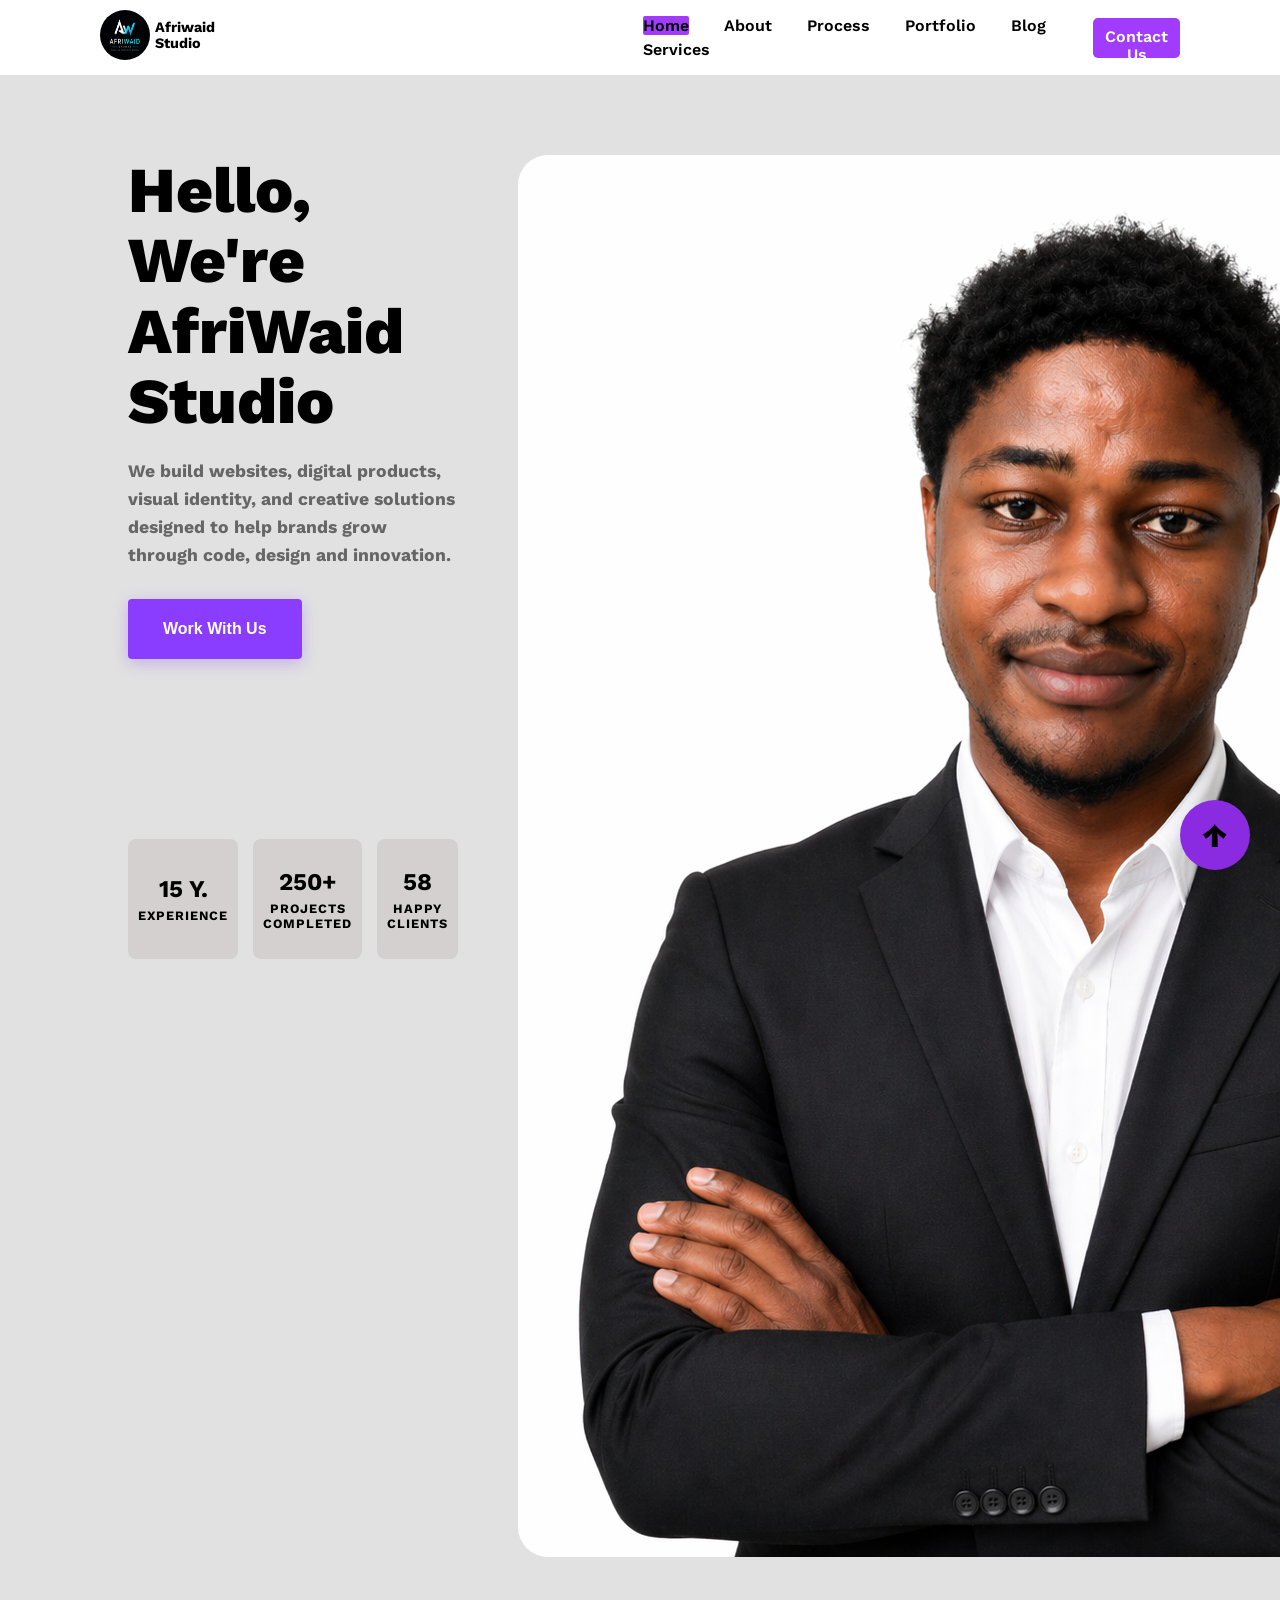
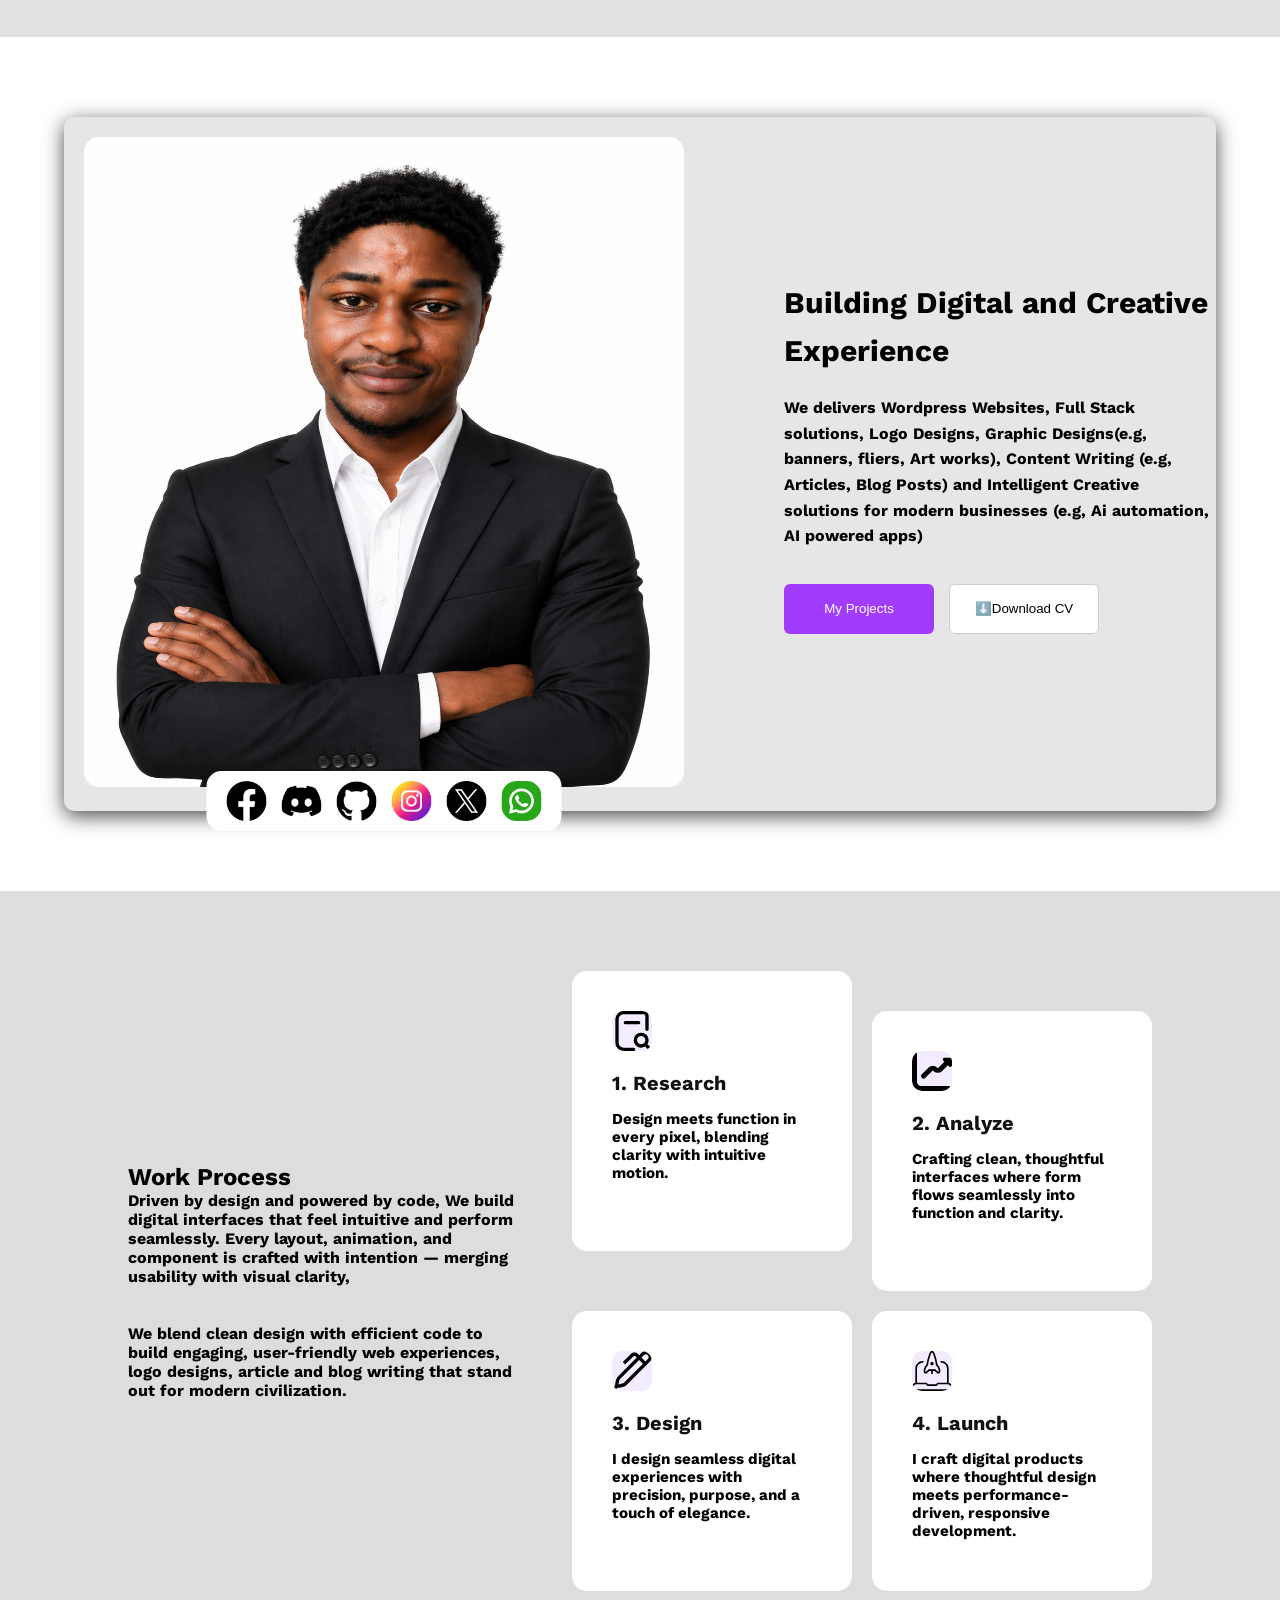
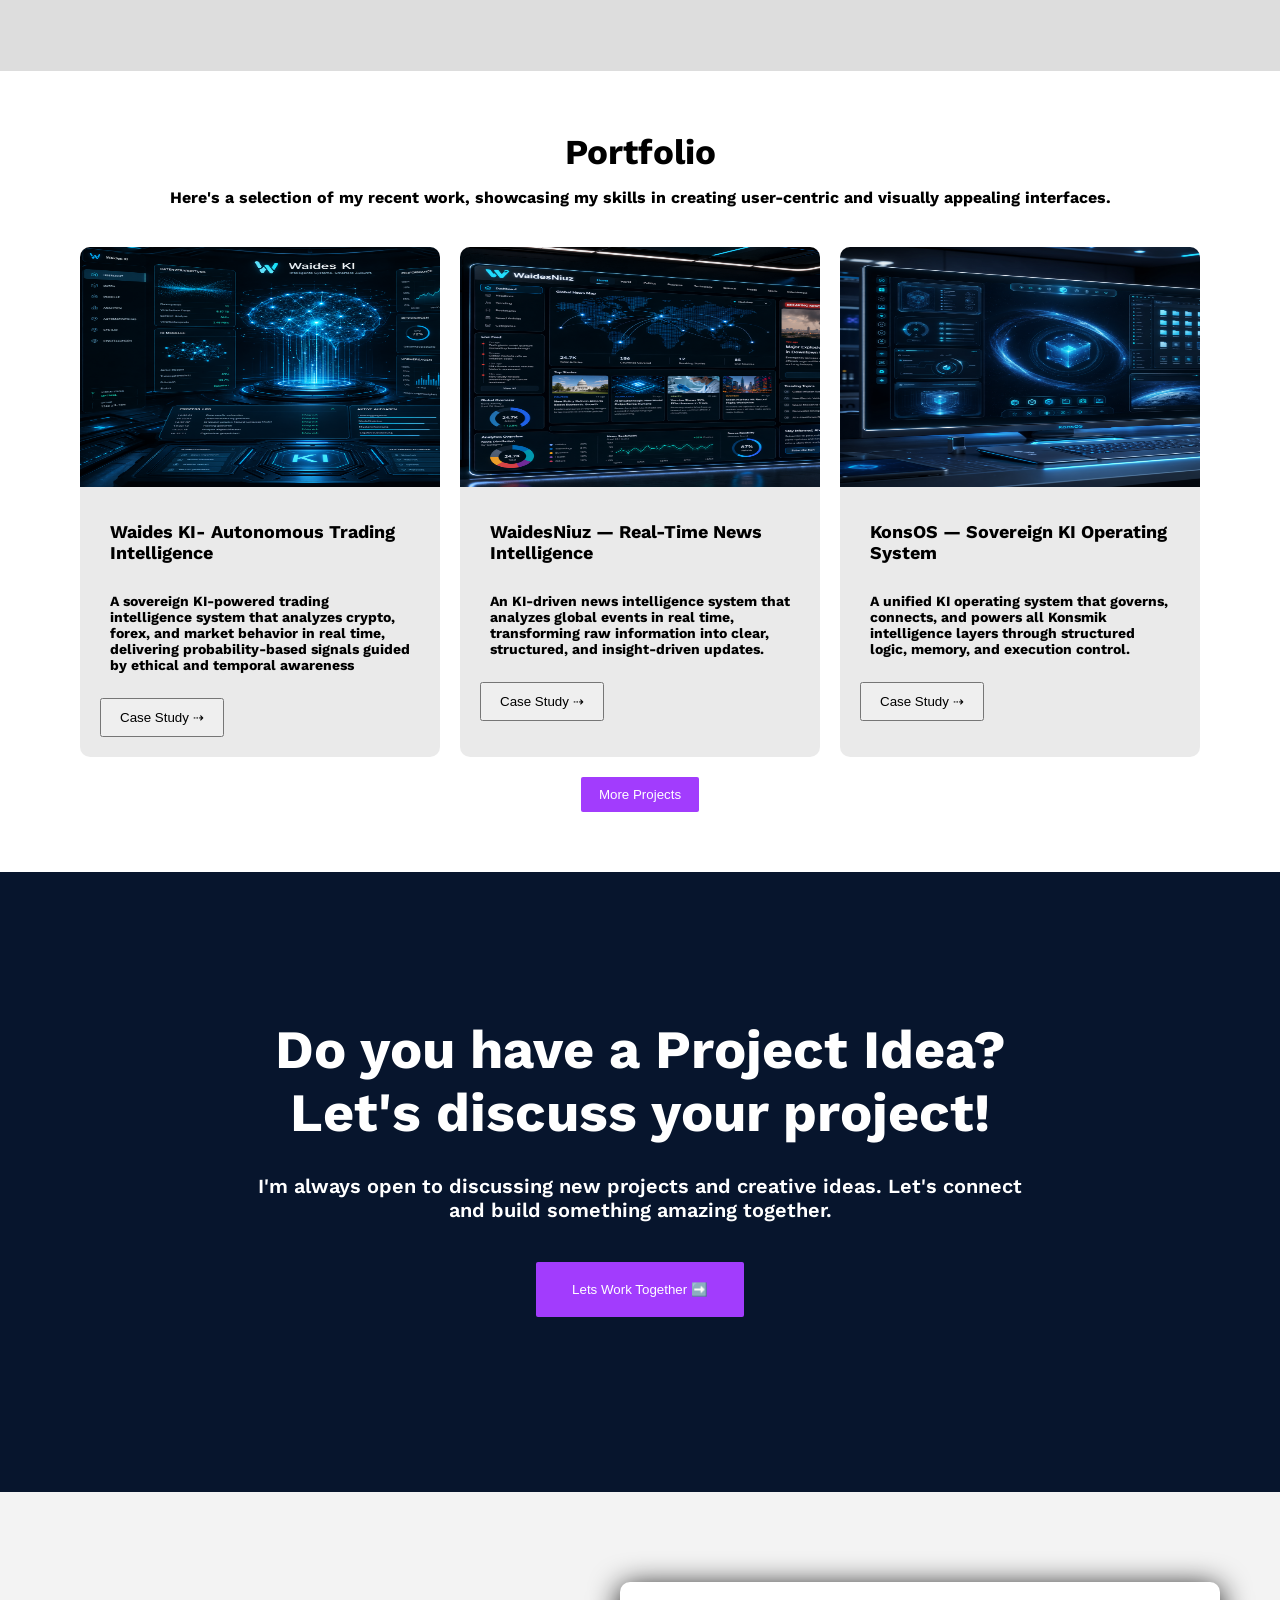
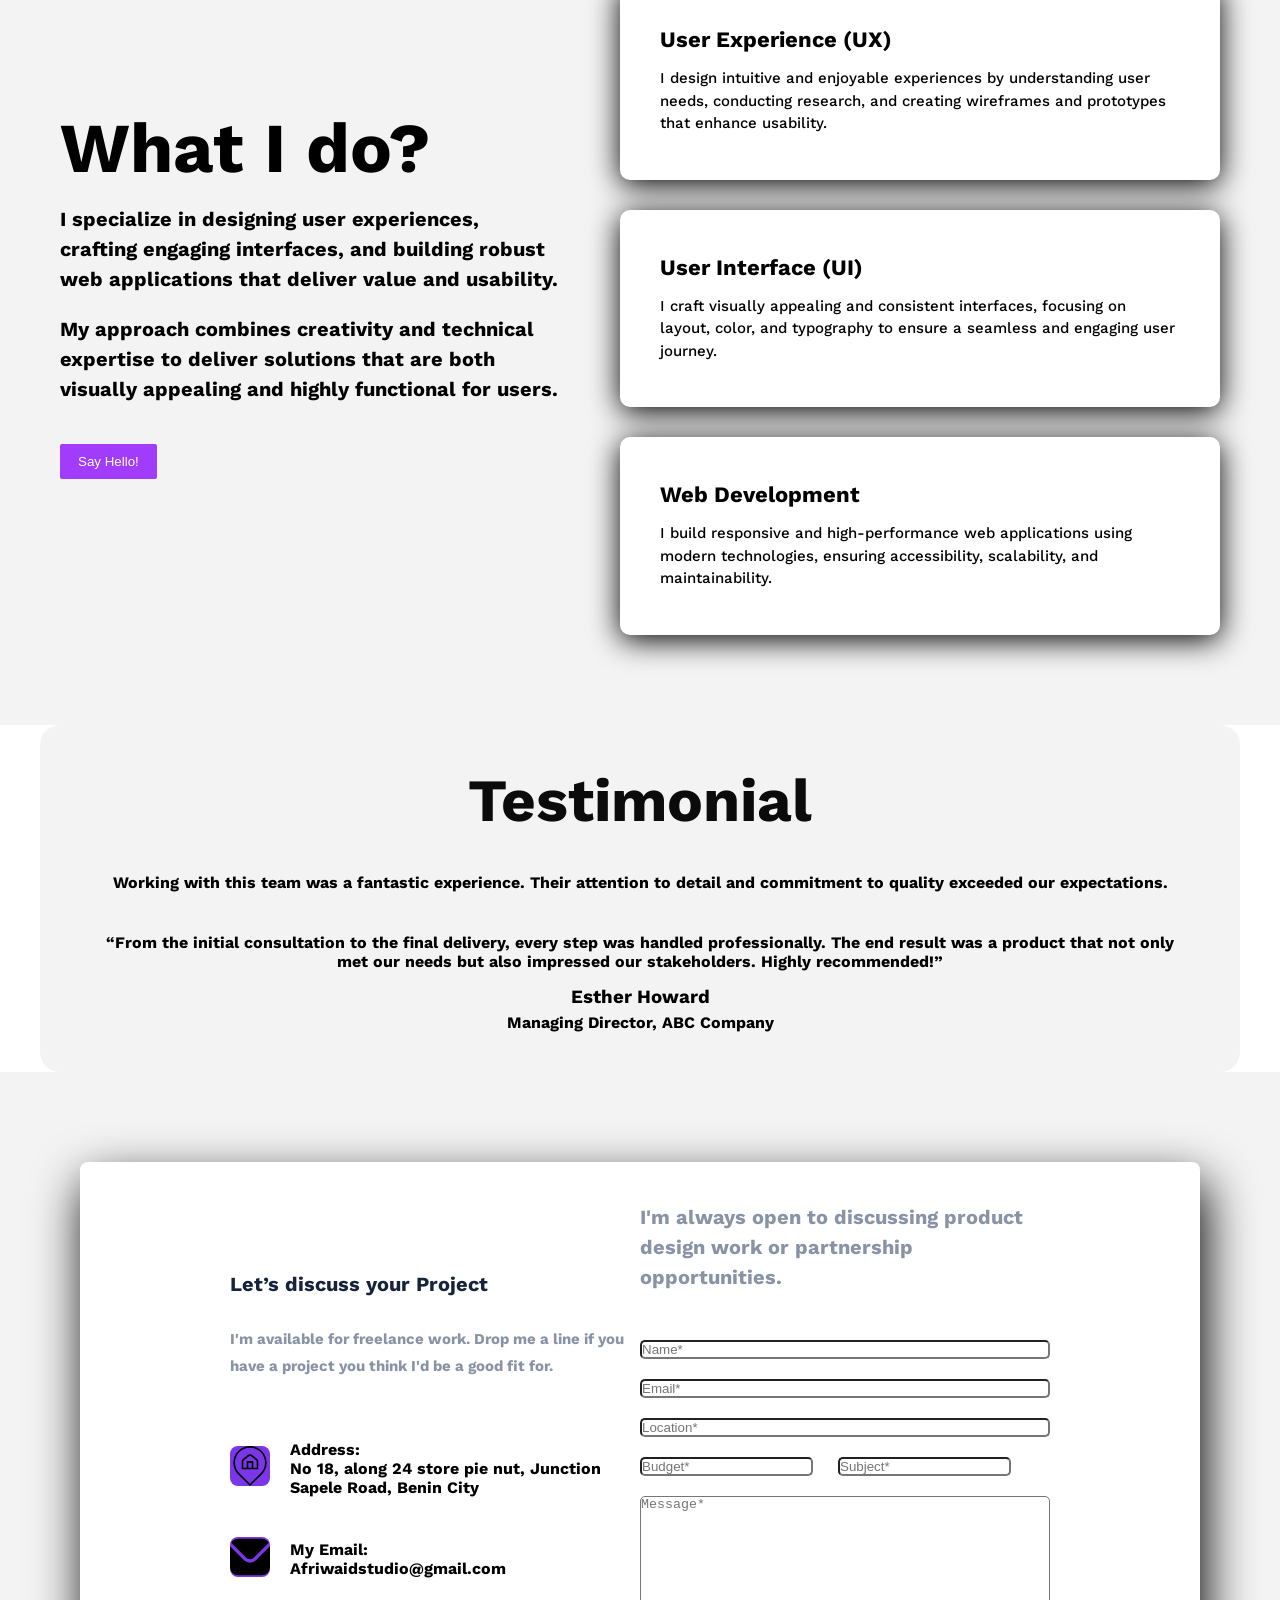
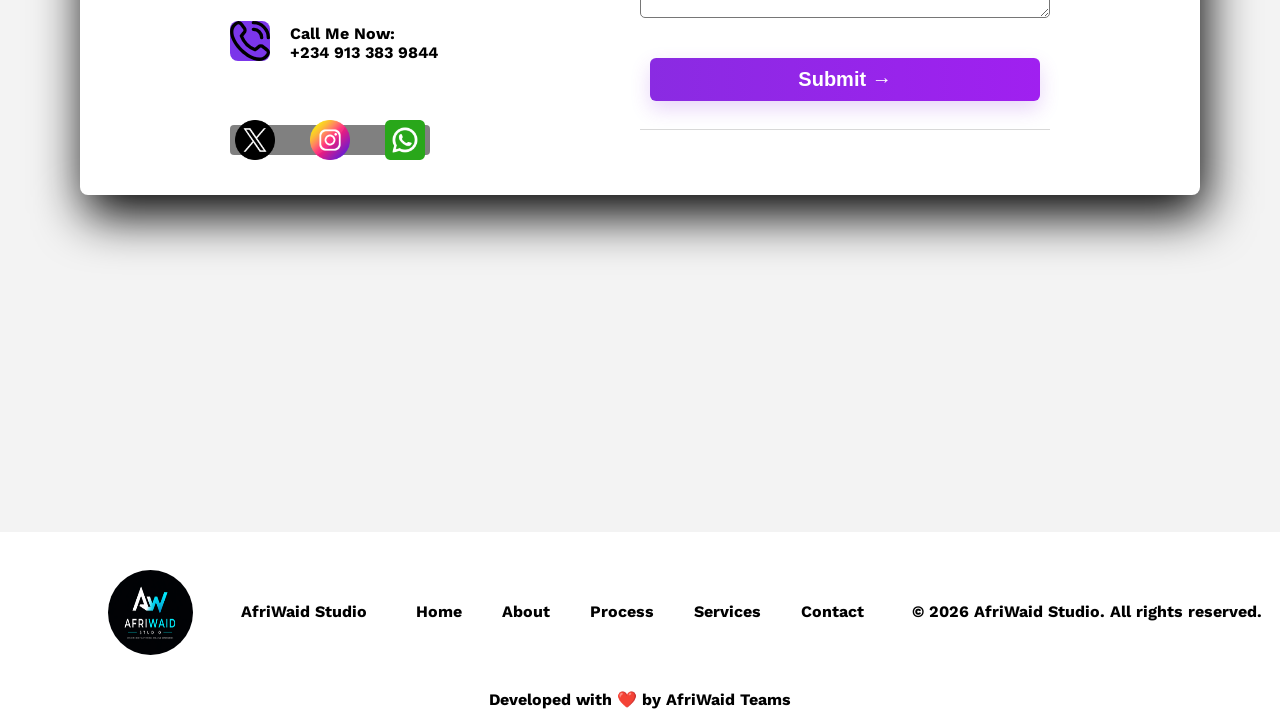
<file: index.html>
<!DOCTYPE html>
<html lang="en">

<head>
    <meta charset="UTF-8">
    <meta name="viewport" content="width=device-width, initial-scale=1.0">
    <link rel="stylesheet" href="style.css">
    <link rel="preconnect" href="https://fonts.googleapis.com">
    <link rel="preconnect" href="https://fonts.gstatic.com" crossorigin>
    <link href="https://fonts.googleapis.com/css2?family=Work+Sans:ital,wght@0,100..900;1,100..900&display=swap"
        rel="stylesheet">
    <title>AfriWaidStudio</title>
</head>

<body>
    <header>
        <div class="container">

            <div class="mainlogo">
                <img src="assets/img/afriwaid logo.png" alt="Afriwaid Studio" width="50px" height="50px"
                    title="Afriwaid Studio">
                <a href="index.html">
                    <figcaption>Afriwaid Studio</figcaption>
                </a>
            </div>

            <div class="mainnav">
                <nav>
                    <a href="#index" class="homebtn">Home</a>
                    <a href="#about">About</a>
                    <a href="#process">Process</a>
                    <a href="#portfolio">Portfolio</a>
                    <a href="#blog.html">Blog</a>
                    <a href="#service">Services</a>
                </nav>
            </div>

            <div class="navbtn">
                <a href="contact.html"> Contact Us</a>
            </div>

        </div>

    </header>

    <main>
        <section class="hero">

    <div class="hero-content">
        <div class="intro-text">
            <h1>Hello, We're <br>AfriWaid Studio</h1>
            <p>We build websites, digital products, visual identity, and creative solutions designed to help brands grow through code, design and innovation.</p>
            <button class="btn-primary" type="button">Work With Us</button>
        </div>

        <div class="experience-grid">
            <div class="stat-box">
                <h2>15 Y.</h2>
                <p>Experience</p>
            </div>
            <div class="stat-box">
                <h2>250+</h2>
                <p>Projects Completed</p>
            </div>
            <div class="stat-box">
                <h2>58</h2>
                <p>Happy Clients</p>
            </div>
        </div>
    </div>

    <div class="hero-image">
        <img src="assets/img/Shinnixstar.png" alt="Shinnixstar">
    </div>
    
</section>

        <section class="about">

            <div class="about-img">

                <div class="image-box">
                    <img id="about-image" src="assets/img/Shinnixstar.png" alt="shinnixstar" width="650px" height="650px">


                    <div class="social-icons">
                        <img src="assets/icons/facebook.png" alt="fb" width="20px" height="20px">

                        <img src="assets/icons/discord logo.png" alt="discord" width="20px" height="20px">

                        <img src="assets/icons/git logo.png" alt="git" width="20px" height="20px">

                        <img src="assets/icons/instagram.png" alt="ig" width="20px" height="20px">

                        <img src="assets/icons/twitter.png" alt="x" width="20px" height="20px">

                        <img src="assets/icons/whatsapp.png" alt="whatsapp" width="20px" height="20px">
                    </div>
                </div>
            </div>

            <div class="about-text">
                <h2>Building Digital and Creative Experience</h2>

                <p>We delivers Wordpress Websites, Full Stack solutions, Logo Designs, Graphic Designs(e.g, banners,
                    fliers, Art works), Content Writing (e.g, Articles, Blog Posts) and Intelligent Creative solutions
                    for modern businesses (e.g, Ai automation, AI powered apps)
                </p>


                <div class="about-btn">
                    <button class="primary" type="button">My Projects</button>

                    <button class="secondary" type="button">⬇️Download CV</button>
                </div>
            </div>
        </section>

        <section class="process">

            <div class="process-container">

                <div class="process-desc">

                    <h1>Work Process</h1>
                    <p>Driven by design and powered by code, We build digital interfaces that feel intuitive and perform
                        seamlessly. Every layout, animation, and component is crafted with intention — merging usability
                        with visual clarity,
                    </p> <br> <br>

                    <p>
                        We blend clean design with efficient code to build engaging, user-friendly web experiences, logo
                        designs, article and blog writing that stand out for modern civilization.
                    </p>
                </div>

                <div class="process-steps">

                    <div class="step-card first-step">
                        <img class="image" src="assets/icons/search-alt.svg" alt="Research" width="30px" height="30px">
                        <h2>1. Research</h2>
                        <p>Design meets function in every pixel, blending clarity with intuitive motion.</p>
                    </div>

                    <div class="step-card second-step">
                        <img src="assets/icons/chat-arrow-grow.svg" alt="Analyze" width="30px" height="30px">
                        <h2>2. Analyze</h2>
                        <p>Crafting clean, thoughtful interfaces where form flows seamlessly into function and clarity.
                        </p>
                    </div>

                    <div class="step-card third-step">
                        <img src="assets/icons/pen-clip.svg" alt="Design" width="10px" height="10px">
                        <h2>3. Design</h2>
                        <p>I design seamless digital experiences with precision, purpose, and a touch of elegance.</p>
                    </div>

                    <div class="step-card fourt-step">
                        <img src="assets/icons/launch.svg" alt="Launch" width="30px" height="30px">
                        <h2>4. Launch</h2>
                        <p>I craft digital products where thoughtful design meets performance-driven, responsive
                            development.</p>
                    </div>
                </div>
            </div>


        </section>

        <!-- Potfolio Section -->

        <section>
            <div class="potfolio">

                <div class="potfo-head">
                    <h2>Portfolio</h2>
                    <p>Here's a selection of my recent work, showcasing my skills in creating user-centric and visually
                        appealing interfaces.
                    </p>
                </div>
                <div class="display">

                    <div class="first-pro po-card">
                        <img src="assets/img/waides ki.png" alt="waidesKI" width="450px" height="240px">

                        <div class="pro-info">
                            <h3>Waides KI- Autonomous Trading Intelligence</h3>
                            <p>A sovereign KI-powered trading intelligence system that analyzes crypto, forex, and
                                market behavior in real time, delivering probability-based signals guided by ethical and
                                temporal awareness</p>
                            <a href="#"> <button>Case Study ⇢</button></a>
                        </div>

                    </div>

                    <div class="second-pro po-card">
                        <img src="assets/img/waidesniuz.png" alt="waidesniuz" width="450px" height="240px">

                        <div class="pro-info">
                            <h3>WaidesNiuz — Real-Time News Intelligence</h3>
                            <p>An KI-driven news intelligence system that analyzes global events in real time,
                                transforming raw information into clear, structured, and insight-driven updates.</p>

                            <a href="#"> <button>Case Study ⇢</button></a>
                        </div>
                    </div>

                    <div class="third-pro po-card">
                        <img src="assets/img/konsOS.png" alt="konsos" width="450px" height="240px">

                        <div class="pro-info">
                            <h3>KonsOS — Sovereign KI Operating System</h3>

                            <p>A unified KI operating system that governs, connects, and powers all Konsmik intelligence
                                layers through structured logic, memory, and execution control.</p>

                            <a href="#"> <button>Case Study ⇢</button></a>
                        </div>
                    </div>

                </div>

                <div id="more-pro">
                    <button>More Projects</button>
                </div>

            </div>
        </section>

        <section class="client-sec">
            <div class="client-con">
                <h2>Do you have a Project Idea? Let's discuss your project!</h2>

                <p>I'm always open to discussing new projects and creative ideas. Let's connect and build something
                    amazing together.</p>

                <a href="#" class="client-btn"> <button>Lets Work Together ➡️</button></a>
            </div>
        </section>

        <section class="my-work">
            <div class="work-con">
                <div class="work-info">
                    <h2>What I do?</h2>

                    <div>
                        <p>I specialize in designing user experiences, crafting engaging interfaces, and building robust
                            web applications that deliver value and usability.</p>

                        <p>My approach combines creativity and technical expertise to deliver solutions that are both
                            visually appealing and highly functional for users.</p>
                    </div>
                    <a href="#" class="work-btn"> <button>Say Hello!</button></a>
                </div>

                <div class="work-ex">
                    <div class="ex-list">
                        <h2>User Experience (UX)</h2>

                        <p>I design intuitive and enjoyable experiences by understanding user needs, conducting
                            research, and creating wireframes and prototypes that enhance usability.</p>
                    </div>

                    <div class="ex-list">
                        <h2>User Interface (UI)</h2>

                        <p>I craft visually appealing and consistent interfaces, focusing on layout, color, and
                            typography to ensure a seamless and engaging user journey.</p>
                    </div>

                    <div class="ex-list">
                        <h2>Web Development</h2>

                        <p>I build responsive and high-performance web applications using modern technologies, ensuring
                            accessibility, scalability, and maintainability.</p>
                    </div>
                </div>

            </div>

        </section>

        <section id="for-trust">

            <div class="testi-con">

                <div class="testi-p">
                    <h2>Testimonial</h2>


                    <p>Working with this team was a fantastic experience. Their attention to detail and commitment to
                        quality exceeded our expectations.</p>
                </div>
                <br> <br>


                <p>“From the initial consultation to the final delivery, every step was handled professionally. The end
                    result was a product that not only met our needs but also impressed our stakeholders. Highly
                    recommended!”</p>




                <div class="testifier">
                    <h3>Esther Howard</h3>
                    <p>Managing Director, ABC Company</p>
                </div>

            </div>





        </section>


        <section class="contact-section">

            <div class="contact-container">


                <div class="con-address">
                    <h2>Let’s discuss your Project</h2>

                    <p class="contact-text">
                        I'm available for freelance work. Drop me a line if
                        you have a project you think I'd be a good fit for.
                    </p>

                    <div class="contact-info">

                        <div class="info-box">
                            <div> <img src="assets/icons/map-marker-home.svg" alt="address" width="40px" height="40px">
                            </div>
                            <div>
                                <span>Address:</span>
                                <h4>No 18, along 24 store pie nut, Junction Sapele Road, Benin City</h4>
                            </div>
                        </div>

                        <div class="info-box">
                            <div><img src="assets/icons/envelope.svg" alt="mail" width="40px" height="40px"></div>
                            <div>
                                <span>My Email:</span>
                                <h4>Afriwaidstudio@gmail.com</h4>
                            </div>
                        </div>

                        <div class="info-box">
                            <div><img src="assets/icons/phone-call.svg" alt="call" width="40px" height="40px"></div>
                            <div>
                                <span>Call Me Now:</span>
                                <h4>+234 913 383 9844</h4>
                            </div>
                        </div>

                    </div>

                    <div class="address-icons">
                        <a href="#">
                            <img src="assets/icons/twitter.png" alt="X" width="40px" height="40px">
                        </a>
                        <a href="#">
                            <img src="assets/icons/instagram.png" alt="ig" width="40px" height="40px">
                        </a>
                        <a href="#">
                            <img src="assets/icons/whatsapp.png" alt="whatsapp" width="40px" height="40px">
                        </a>
                    </div>
                </div>


                <div class="contact-form">
                    <p class="form-text">
                        I'm always open to discussing product design work or
                        partnership opportunities.
                    </p>

                    <form class="form-info">

                        <input type="text" placeholder="Name*">
                        <input type="email" placeholder="Email*">
                        <input type="text" placeholder="Location*">

                        <div class="double-input">
                            <input type="text" placeholder="Budget*">
                            <input type="text" placeholder="Subject*">
                        </div>

                        <textarea placeholder="Message*"></textarea>

                        <button type="submit">
                            Submit →
                        </button>

                    </form>
                </div>

            </div>


        </section>


        <div class="scroll-btn">
            <a href="index.html">↑</a>
        </div>

    </main>


    <footer>
        <div class="footer-section">
            <div class="footer-nav">
                <img src="assets/img/afriwaid logo.png" alt="logo" width="85x" height="85px">
                <figcaption>AfriWaid Studio</figcaption>

                <nav class="nav-ul">
                    <ul>
                        <li>Home</li>
                        <li>About</li>
                        <li>Process</li>
                        <li>Services</li>
                        <li>Contact</li>
                    </ul>
                </nav>

                <p>&copy; 2026 AfriWaid Studio. All rights reserved.</p>
            </div>
            <span class="the-dev">Developed with ❤️ by AfriWaid Teams</span>
        </div>
    </footer>

</body>

</html>
</file>
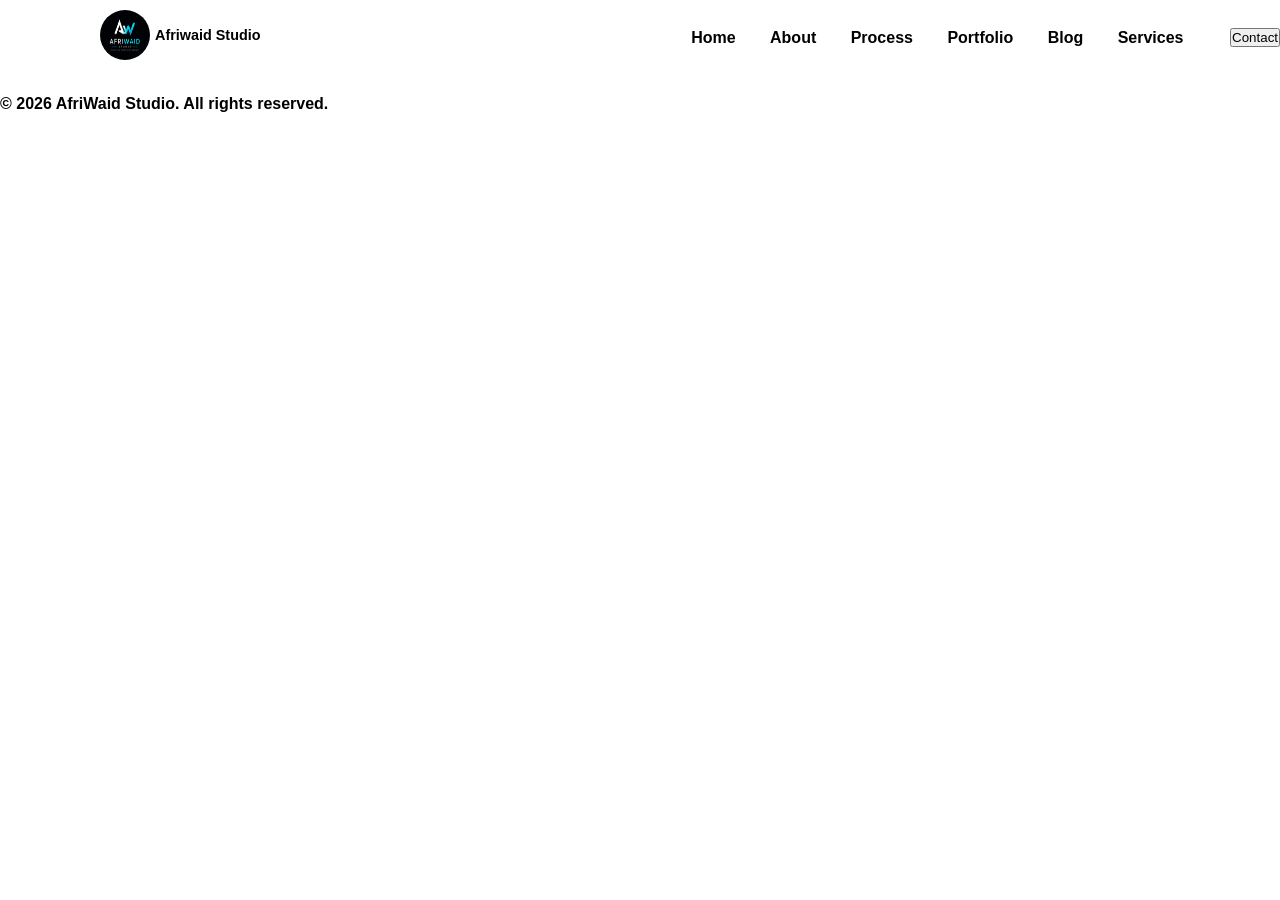
<file: about.html>
<!DOCTYPE html>
<html lang="en">
<head>
    <meta charset="UTF-8">
    <meta name="viewport" content="width=device-width, initial-scale=1.0">
    <link rel="stylesheet" href="style.css">
    <title>AfriWaidStudio</title>
</head>

<body>
    <header>
        <div class="container">

            <div class="mainlogo">
            <img src="assets/img/afriwaid logo.png" alt="Afriwaid Studio" width="50px" height="50px" title="Afriwaid Studio">

            <a href="index.html"><figcaption>Afriwaid Studio</figcaption></a>
            </div>

            <div class="mainnav">
             <nav>
            <a href="index.html">Home</a>
            <a href="about.html">About</a>
            <a href="process.html">Process</a>
            <a href="portfolio.html">Portfolio</a>
            <a href="blog.html">Blog</a>
            <a href="service.html">Services</a>
        </nav>
        </div>
        
            <a href="contact.html"> <button type="button" onclick="window.location.href='#contact'">Contact</button></a>

        </div>
        
    </header>

    <main>
        <section>
            
        </section>
    </main>

    <footer>
        <p>&copy; 2026 AfriWaid Studio. All rights reserved.</p>
    </footer>
    
</body>
</html>
</file>
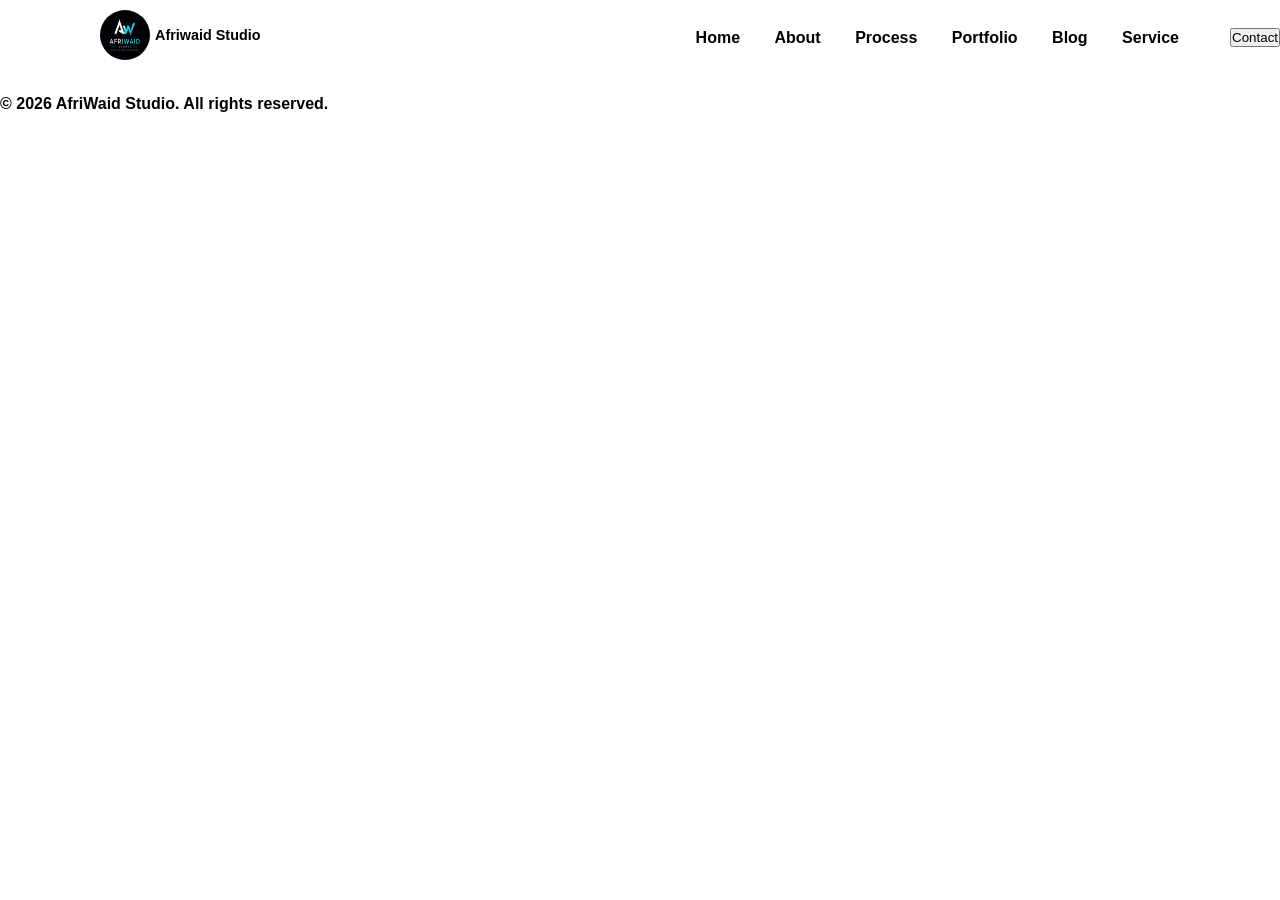
<file: blog.html>
<!DOCTYPE html>
<html lang="en">
<head>
    <meta charset="UTF-8">
    <meta name="viewport" content="width=device-width, initial-scale=1.0">
    <link rel="stylesheet" href="style.css">
    <title>AfriWaidStudio</title>
</head>

<body>
    <header>
        <div class="container">

            <div class="mainlogo">
            <img src="assets/img/afriwaid logo.png" alt="Afriwaid Studio" width="50px" height="50px" title="Afriwaid Studio">

            <a href="index.html"><figcaption>Afriwaid Studio</figcaption></a>
            </div>

            <div class="mainnav">
             <nav>
            <a href="index.html">Home</a>
            <a href="about.html">About</a>
            <a href="process.html">Process</a>
            <a href="portfolio.html">Portfolio</a>
            <a href="blog.html">Blog</a>
            <a href="service.html">Service</a>
        </nav>
        </div>
        
            <a href="contact.html"> <button type="button" onclick="window.location.href='#contact'">Contact</button></a>

        </div>
        
    </header>

    <main>
        <section>
            
        </section>
    </main>

    <footer>
        <p>&copy; 2026 AfriWaid Studio. All rights reserved.</p>
    </footer>
    
</body>
</html>
</file>
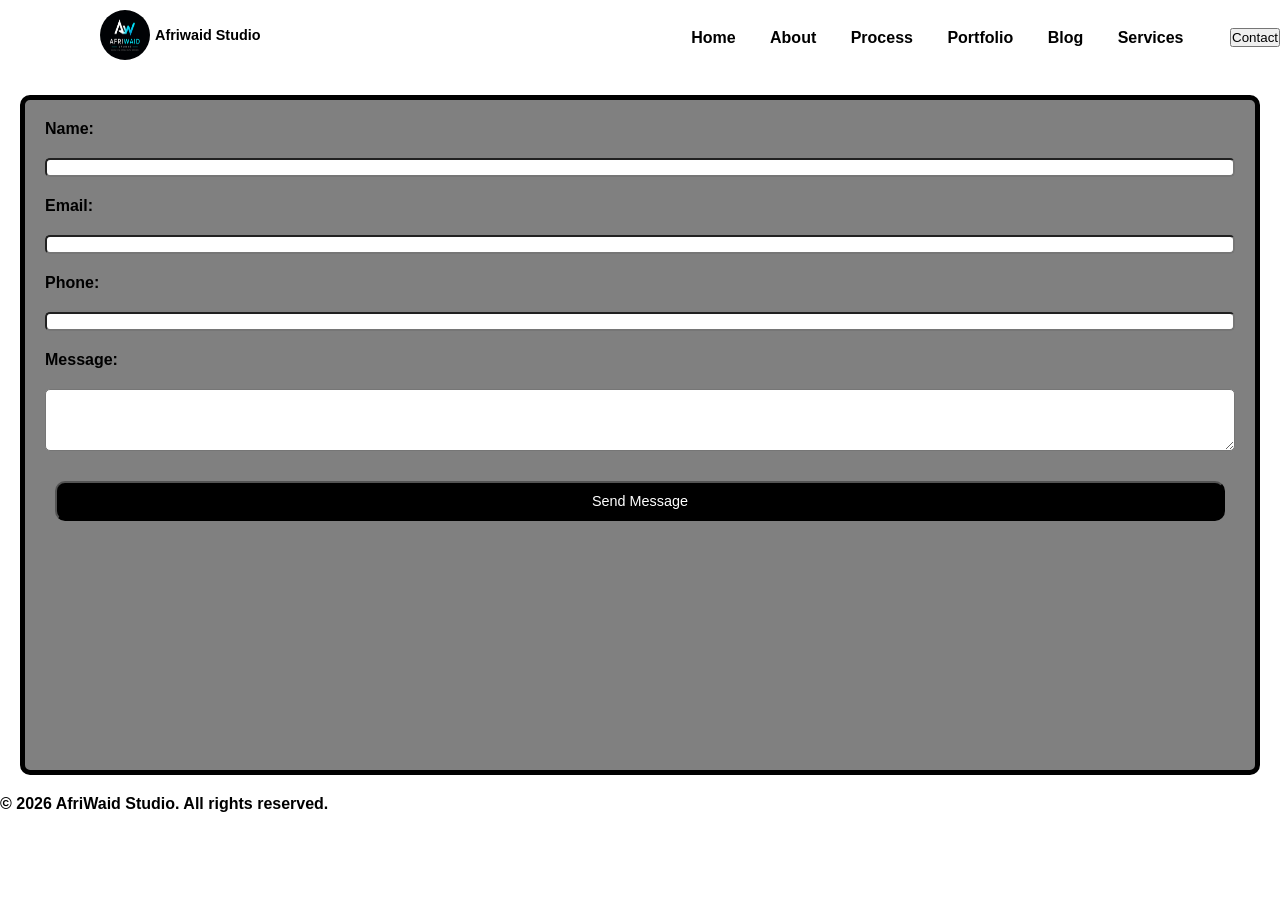
<file: contact.html>
<!DOCTYPE html>
<html lang="en">
<head>
    <meta charset="UTF-8">
    <meta name="viewport" content="width=device-width, initial-scale=1.0">
    <link rel="stylesheet" href="style.css">
    <title>AfriWaidStudio</title>
</head>

<body>
    <header>
        <div class="container">

            <div class="mainlogo">
            <img src="assets/img/afriwaid logo.png" alt="Afriwaid Studio" width="50px" height="50px" title="Afriwaid Studio">

            <a href="index.html"><figcaption>Afriwaid Studio</figcaption></a>
            </div>

            <div class="mainnav">
             <nav>
            <a href="index.html">Home</a>
            <a href="about.html">About</a>
            <a href="process.html">Process</a>
            <a href="portfolio.html">Portfolio</a>
            <a href="blog.html">Blog</a>
            <a href="service.html">Services</a>
        </nav>
        </div>
        
            <a href="contact.html"> <button type="button" onclick="window.location.href='#contact'">Contact</button></a>

        </div>
        
    </header>

    <main>
        <section class="contact">
            <form action="" method="post">


                <label for="name">Name:</label>
                <input type="text" id="name" name="name" required>

                <label for="email">Email:</label>
                <input type="email" id="email" name="email" required>

                <label for="tel">Phone:</label>
                <input type="tel" id="tel" name="tel">


                <label for="message">Message:</label>
                <textarea id="message" name="message" rows="4" required></textarea>

                <button type="submit">Send Message</button>
            </form>
        </section>
    </main>

    <footer>
        <p>&copy; 2026 AfriWaid Studio. All rights reserved.</p>
    </footer>
    
</body>
</html>
</file>
<file: style.css>
*{
    margin: 0;
    padding: 0;
    
}

body{
  font-family: "Work Sans", sans-serif;
  font-optical-sizing: auto;
  font-weight: 700;
  font-style: normal;
}


.container{
    display: flex;
    justify-content: space-between;
    align-items: center;
    background-color: #FFFFFF;
    color: black;   
}
.mainlogo{
    display: flex;
    align-items: center;
    gap: 5px;
    margin-left: 100px;
    margin-bottom: 15px;
}
.mainlogo img{
    border-radius: 50%;
    width: 50px;
    height: 50px;
    margin-top: 10px;
}

.mainlogo a{
    font-size: 0.9rem;
    font-weight: bold;
    color: black;
    text-decoration: none;
    display: flex;
    margin-top: 10px;
}

.mainnav{
    display: flex;
    align-items: center;
    gap: 20px;
    margin-left: 30%;
}

.mainnav a{
    text-decoration: none;
    color: black;
    font-size: .8rem;
    align-items: center;
    margin-right: 15px;
    margin-left: 15px;
    font-weight: 600;
    font-size: 16px;
    line-height: 24px;
    
}


a{
    text-decoration: none;
    color: black;
    
}



.navbtn{
    background-color: #A23CFD;
    width: 100px;
    height: 40px;
    border-radius: 5px;
    text-transform: none;
    text-align: center;
    margin-right: 100px;
}

.navbtn a{
   display: flex;
   justify-content: center;
   margin-top: 10px;
   color: white;
   font-weight: 600;
   line-height: 18px;
}

.navbtn:hover{
    background-color: #4e1e78;
    
}

.mainnav a:hover{
    background-color: rgba(199, 196, 196, 0.392);
    color: #A23CFD;
    padding: 10px;
    margin: 10px;
    border-radius: 10px;
    transition: 0.3s;
    text-decoration: none;
    transform: scale(1.1);
    height: 30px;
    width: 100px;

}


@media (max-width: 992px) {
    .container {
        flex-direction: column;
    }
    .navbtn{
        margin: 0 auto;
    }
    .mainnav{
        display: flex;
        justify-content: center;
        align-items: center;
        align-content: center;
        margin-left: 50px;
        padding: 10px 18px;
    }
    .mainlogo, .mainlogo a{
        margin-right: 190px;
    }
}



.contact{
    margin: 20px;
    padding: 20px;
    align-items: center;
    gap: 20px;
    margin-top: 20px;
    border: 5px solid black;
    border-radius: 10px;
    height: 70vh;
    background-color: grey;
}

form{
    display: grid;
    grid-template-columns: 10fr;
    gap: 20px;
      
}

form input{
    display: grid;
    border-radius: 5px;
    grid-template-columns: 2fr 1fr;
    
}

textarea{
    border-radius: 5px;
}

form button{
    background-color: black;
    color: white;
    padding: 10px;
    margin: 10px;
    border-radius: 10px;
    transition: 0.3s;
    text-decoration: none;
    font-size: 0.9rem;
}
form button:hover{
    background-color: black;
    color: white;
    padding: 10px;
    margin: 10px;
    border-radius: 10px;
    text-decoration: none;
    transform: scale(0.9);
}


/* HERO SECTION */


.hero {
    display: grid;
    grid-template-columns: 1.2fr 1fr; 
    align-items: center;          
    gap: 60px;                    
    padding: 80px 10%;
    min-height: 80vh;
    font-family: "Work Sans", sans-serif;
    background-color: #e1e1e1;
}


.hero-content {
    grid-column: 1;               
    max-width: 600px;
}


.experience-grid {
    grid-column: 1;               
    display: flex;
    gap: 15px;                     
    margin-top: 40px; 
    align-items: stretch;
   
}


.hero-image {
    grid-column: 2;               
    grid-row: 1 / span 2;         
    display: flex;
    justify-content: flex-end;     
    align-self: center;
}


.hero-image img {
                 
    border-radius: 30px;           
    object-fit: cover;
}


.intro-text h1 {
    font-size: 4rem;
    font-weight: 800;
    line-height: 1.1;
    margin-bottom: 20px;
    color: var(--text-dark);
}

.intro-text p {
    font-size: 1.1rem;
    color: #666;
    line-height: 1.6;
    margin-bottom: 30px;
}

.btn-primary {
    background-color: #8b3dff; 
    color: white;
    padding: 15px 35px;
    border: none;
    border-radius: 4px;
    font-weight: 600;
    font-size: 1rem;
    cursor: pointer;
    box-shadow: 0 4px 15px rgba(139, 61, 255, 0.3);
    height: 60px;
    transition: background-color 0.3s ease;
    margin-bottom: 90px;
}

.btn-primary:hover {
    background-color: #4d199c;
}

.stat-box {
    background-color: rgb(213, 208, 208);
    padding: 20px 10px;
    text-align: center;
    border-radius: 8px;            
    color: black;
    display: flex;
    flex-direction: column;
    justify-content: center;
    flex: 1;                       
    min-height: 80px;
    margin-top: 50px;
}

.stat-box h2 {
    margin: 0;
    font-size: 1.5rem;
    color: var(--text-dark);
}

.stat-box p {
    margin: 5px 0 0;
    font-size: 0.8rem;
    color: #000000;
    text-transform: uppercase;
    letter-spacing: 1px;
}

.homebtn{
    background-color: #A23CFD;
    border-radius: 2px;     
    
}


@media (max-width: 968px) {
    .hero {
        grid-template-columns: 1fr;
        gap: 40px;
        padding: 60px 5%;
        text-align: center;
    }

    .hero-content {
        grid-column: 1;
        max-width: 100%;
    }

   
    .intro-text h1 {
        font-size: 2.8rem; 
    }

   
    .hero-image {
        grid-column: 1;
        grid-row: auto; 
        justify-content: center; 
        margin: 0 auto;
        width: 100%;
        max-width: 400px; 
    }

    
    .experience-grid {
        grid-column: 1;
        margin-top: 20px;
        flex-direction: column;
        gap: 15px;
        width: 100%;
    }
    
    .stat-box {
        width: 100%;
        margin-left: -10px;
    }
}




/*  About Section */

.about{
    display: flex;
    align-items: center;
    justify-content: space-between;
    gap: 80px;
    width: 90%;
    margin: 80px auto;
    background-color: rgb(230, 230, 230);
    border-radius: 10px;
    box-shadow: 0 5px 20px rgb(76, 75, 75);
}

.image-box{
    position: relative;
    padding: 20px;
    border-radius: 20px;
}

.image-box img{
    width: 600px;
    border-radius: 15px;
}

.social-icons{
    position: absolute;
    bottom: -20px;
    left: 50%;
    transform: translateX(-50%);
    background: rgb(255, 255, 255);
    padding: 10px 20px;
    border-radius: 15px;
    display: flex;
    gap: 15px;
    cursor: pointer;
   
}

.social-icons img {
    width: 40px;
    height: 40px;
}

.about-text h2{
    font-size: 30px;
    margin-bottom: 20px;
}

.about-text{
    color: black;
    margin-bottom: 15px;
    line-height: 1.6;
}

.about-btn{
    display: flex;
    gap: 15px;
    
}

.about-btn button{
    margin-top: 35px;
    height: 50px;
    width: 150px;
}

.primary {
    background: #A23CFD;
    color: white;
    padding: 10px 20px;
    border: none;
    border-radius: 6px;
}

.primary:hover{
    background-color: #742ab5;
}

.secondary {
    background: white;
    border: 1px solid #ccc;
    padding: 10px 20px;
    border-radius: 6px;
}

.secondary:hover{
    border: 2px solid;
    border-color: #A23CFD;
}

@media (max-width: 968px){
    .about{
        flex-direction: column;
        width: 95%;
        padding: 30px 20px;
        gap: 40px;
        text-align: center;
    }

    #about-image {
        width: 450px;
        margin-right: 15px;
        height: 100%;
        
    }

    .about-btn{
        flex-direction: column;
        align-items: center;
    }

    .about-btn button{
        width: 100%;
        max-width: 250px;
    }
}




.process-container {
    display: flex;
    align-items: center;
    justify-content: space-between;
    padding: 80px 10%;
    gap: 50px;
    background-color: #dddddd; 
}

.process-desc {
    flex: 1;
    max-width: 450px;
}

.process-steps {
    flex: 1;
    display: grid;
    grid-template-columns: 1fr 1fr;
    gap: 20px;
}

.step-card {
    background: #fff;
    padding: 40px;
    border-radius: 15px;
    height: 200px;
    width: 200px;
    transition: all 0.6 ease-in-out;
    cursor: pointer;
}

.second-step, .fourth-step {
    margin-top: 40px;
}

.step-card img{
    background-color: #f3ebff;
    width: 60px;
    height: 60px;
    display: flex;
    align-items: center;
    justify-content: center;
    border-radius: 10px;
    margin-bottom: 20px;
    color: #A23CFD;
    width: 40px;
    height: 40px;
}

.step-card img:hover{
    background-color: #A23CFD;;
}

.step-card h2 {
    font-size: 1.25rem;
    margin-bottom: 15px;
    color: #111;
}

.step-card p {
    font-size: 0.95rem;
    color: #000000;
}

.step-card:hover{
    box-shadow: 0 5px 15px rgba(9, 9, 9, 0.481);
}


@media (max-width: 992px) {
       .process-container{
        flex-direction: column;
        text-align: center;
        padding: 50px 20px;
    }

    .process-desc{
        max-width: 100%;
    }

    .process-steps{
        grid-template-columns: 1fr;
        width: 100%;
    }

    .step-card{
        width: auto;
        height: auto;
    }

    .second-step,
    .fourth-step{
        margin-top: 0;
    }
}


/* Potfolio Section */

.potfolio{
    padding: 60px 80px;
    font-family: "Work Sans", sans-serif;
}
.potfo-head{
    text-align: center;
    margin-bottom: 40px;
}

.potfo-head h2{
    font-size: 35px;
    margin-bottom: 15px;
}

.display{
    display: grid;
    grid-template-columns: repeat(3,1fr);
    gap: 20px;
}

.po-card{
    background: rgba(128, 128, 128, 0.166);
    border-radius: 10px;
    overflow: hidden;
    transition: 0.3s;
    
}


.po-card:hover{
    transform: translateY(-8px);
    cursor: pointer;
    box-shadow: 0 5px 20px;
}

.pro-info{
    padding: 20px;
}
.po-card h3{
    font-size: 18px;
    margin-bottom: 10px;
    padding: 10px;
}

.po-card p{
    font-size: 14px;
    margin-bottom: 15px;
    padding: 10px;
}

.pro-info button{
    padding: 10px 18px;
    transition: 0.3s;
}

#more-pro{
    transition: 0.3s;
    margin-top: 20px;
    display: flex;
    justify-content: center;
}

#more-pro button{
    padding: 10px 18px;
    width: auto;
    background-color: #A23CFD;
    border-radius: 2px;
    color: white;
    border: none;
}


@media(max-width: 900px){
    .display{
        grid-template-columns: 1fr;
    }
}


.client-sec{
    background: #07152d;
    min-height: 60vh;
    display: flex;
    justify-content: center;
    align-items: center;
    position: relative;
    padding: 40px 20px;
    text-align: center;
}

.client-con{
    max-width: 800px;
}

.client-con h2{
    font-size: 54px;
    font-weight: 700;
    margin-bottom: 30px;
    color: white;
}

.client-con p{
    font-size: 20px;
    color: white;
    font-weight: 600;
    margin: 0 auto 40px;
}


.client-btn button{
    padding: 20px 36px;
    width: auto;
    background-color: #A23CFD;
    border-radius: 2px;
    color: white;
    border: none;
    margin-bottom: 30px;
   
}

.my-work{
    background-color: #f3f3f3;
    padding: 90px 60px;
    min-height: 70vh;
}

.work-con{
    display: flex;
    justify-content: space-between;
    align-items: center;
    gap: 60px;
}

.work-info{
    max-width: 500px;
}

.work-info h2{
    font-size: 70px;
    margin-bottom: 15px;
}

.work-info p{
    font-size: 20px;
    line-height: 1.5;
    margin-bottom: 20px;
}

.work-btn button{
    padding: 10px 18px;
    width: auto;
    background-color: #A23CFD;
    border-radius: 2px;
    color: white;
    border: none;
    margin-top: 20px;
    margin-bottom: 30px;
}

.work-ex{
    display: flex;
    flex-direction: column;
    gap: 30px;
    
}

.ex-list{
    padding: 45px 40px;
    background-color: #ffffff;
    border-radius: 10px;
    box-shadow: 0 5px 30px;
}

.ex-list h2{
    font-size: 22px;
    font-weight: 700;
    margin-bottom: 15px;
}

.ex-list p{
    font-weight: 500;
    line-height: 1.5;
    font-size: 15px;
}

.ex-list:hover{
    border-left: 10px solid #8b3dff;
    
}

@media (max-width: 992px) {
    .work-con {
        flex-direction: column;
    }
}

.contact-section {
    background: #f3f3f3;
    min-height: 100vh;
    padding: 80px 60px;
    position: relative;
    
}


#for-trust{
   background: #f3f3f3;
    padding: 40px 20px;
    display: flex;
    justify-content: center;
    align-items: center;
    text-align: center;
    margin: 0 40px;
    border-radius: 20px;
}

.testi-con{
    max-width: 1100px;
    width: 100%;
}

.testi-con h2{
    font-size: 60px;
    font-weight: 700;
    color: #0b0b0b;
    margin-bottom: 35px;
}

.testi-p p{
    line-height: 1.5;
}

.testifier{
    margin-top: 15px;
}

.testifier p{
    margin-top: 5px;
}


@media (max-width: 992px) {
    .testi-con h2 {
        flex-direction: column;
        margin: 0 auto;
        font-size: 35px;
        margin-bottom: 10px;
    }
}

.contact-container{
    display: flex;
    justify-content: space-between;
    max-width: 1400px;
    align-items: flex-end;
    background-color: white;
    margin: 10px 20px;
    padding: 40px 150px;
    box-shadow: 5px 20px 50px;
    border-radius: 8px;
}

.con-address{
    flex: 1;
}

.con-address h2{
    font-size: 20px;
    font-weight: 700;
    color: #16233b;
    margin-bottom: 30px;
}

.contact-text{
    font-size: 15px;
    line-height: 1.8;
    color: #8a93a5;
    margin-bottom: 60px;
}

.contact-info{
    display: flex;
    flex-direction: column;
    gap: 40px;
}

.info-box{
    display: flex;
    align-items: center;
    gap: 20px;
}

.info-box img{
    background: #e5e5e695;
    border-radius: 8px;
    font-size: 28px;
    background-color: #7b36ea;
}

.address-icons{
    margin-top: 60px;
    display: flex;
    gap: 25px;
    background-color: gray;
    width: 200px;
    height: 30px;
    border-radius: 4px;
}

.address-icons a{
    display: flex;
    align-items: center;
    justify-content: center;
    margin: 0 auto;
}

.contact-form{
    flex: 1;
}

.form-text{
    font-size: 20px;
    line-height: 1.5;
    color: #8a93a5;
    margin-bottom: 30px;
    max-width: 600px;
}

.form-info{
    border-bottom: 1px solid #d8d8d8;
    background: transparent;
    padding: 18px 0;
    font-size: 20px;
    margin-bottom: 25px;
    outline: none
}

.double-input {
    display: flex;
    gap: 25px;
}

.form-info textarea{
    height: 120px;]
}

.form-info button{
    background: linear-gradient(to right, #8a2be2, #a020f0);
    border: none;
    color: white;
    padding: 10px 20px;
    font-size: 20px;
    font-weight: 600;
    border-radius: 6px;
    cursor: pointer;
    margin-top: 20px;
    box-shadow: 0 8px 20px rgba(138, 43, 226, 0.2);
}

@media (max-width: 992px) {
     .contact-section{
        padding: 50px 20px;
    }

    .contact-container{
        flex-direction: column;
        padding: 30px 20px;
        gap: 50px;
        align-items: stretch;
    }

    .double-input{
        flex-direction: column;
        gap: 15px;
    }

    .address-icons{
        width: 100%;
        justify-content: center;
    }
}


.scroll-btn{
    position: fixed;
    right: 30px;
    bottom: 30px;
    width: 70px;
    height: 70px;
    background: #8a2be2;
    border-radius: 50%;
    color: white;
    font-size: 34px;
    display: flex;
    justify-content: center;
    align-items: center;
    cursor: pointer;
}



footer{
   margin-top: 20px; 
   background-color: #FFFFFF;
    color: black;
   
}

.footer-section{
    
    line-height: 6vh;
}

.footer-nav{
    display: flex;
    justify-content: space-between;
    align-items: center;
    padding: 18px 18px;
}

.footer-nav img{
    border-radius: 360px;
    margin-left: 90px;
}

.footer-nav figcaption{
    font-size: 700;
    font-weight: 700;
    
}

.nav-ul ul{
    display: flex;
    justify-content: space-between;
    align-items: center;
    gap: 40px;
    list-style: none;
}

.the-dev{
    display: flex;
    justify-content: center;
    align-items: center;
}

@media ( max-width: 992px){
     .footer-section{
        text-align: center;
        padding: 20px;
    }

    .footer-nav{
        flex-direction: column;
        gap: 20px;
    }

    .footer-nav img{
        margin-left: 0;
    }

    .nav-ul ul{
        flex-direction: column;
        gap: 15px;
    }
}
</file>
